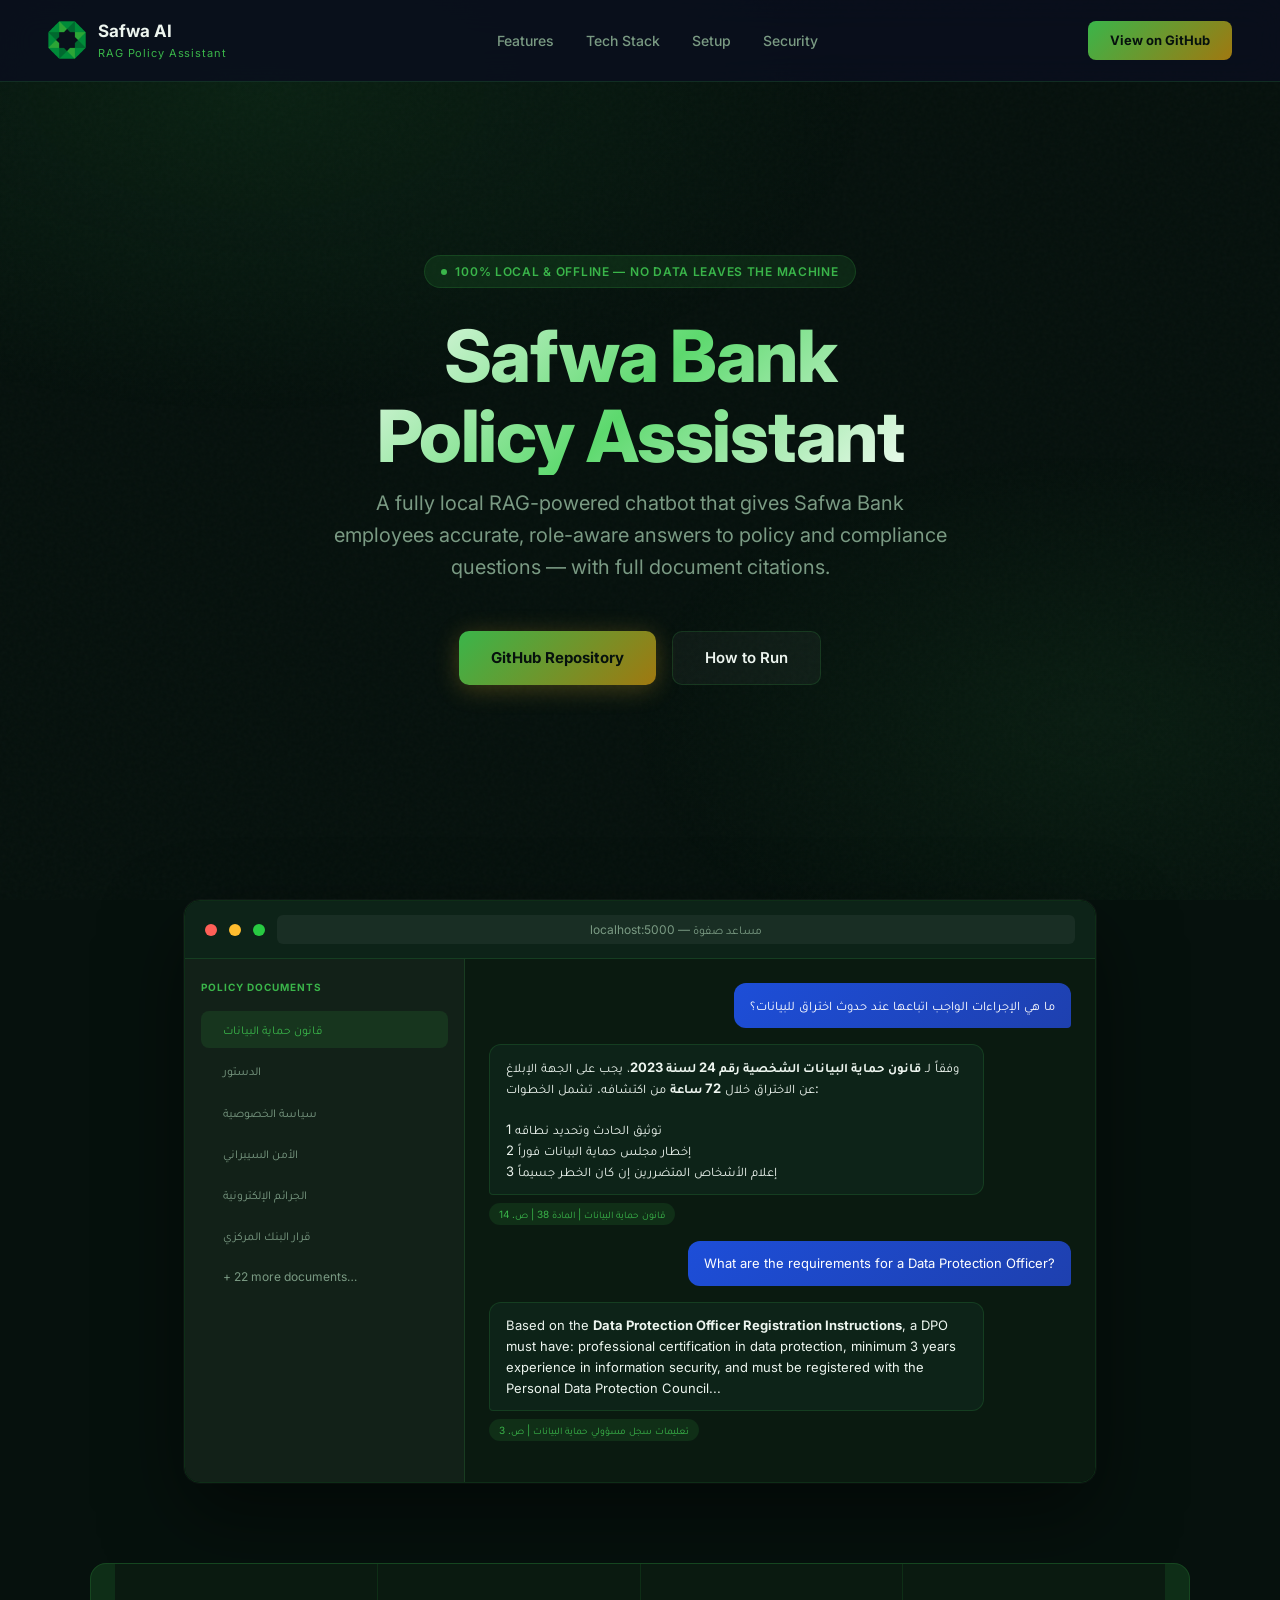
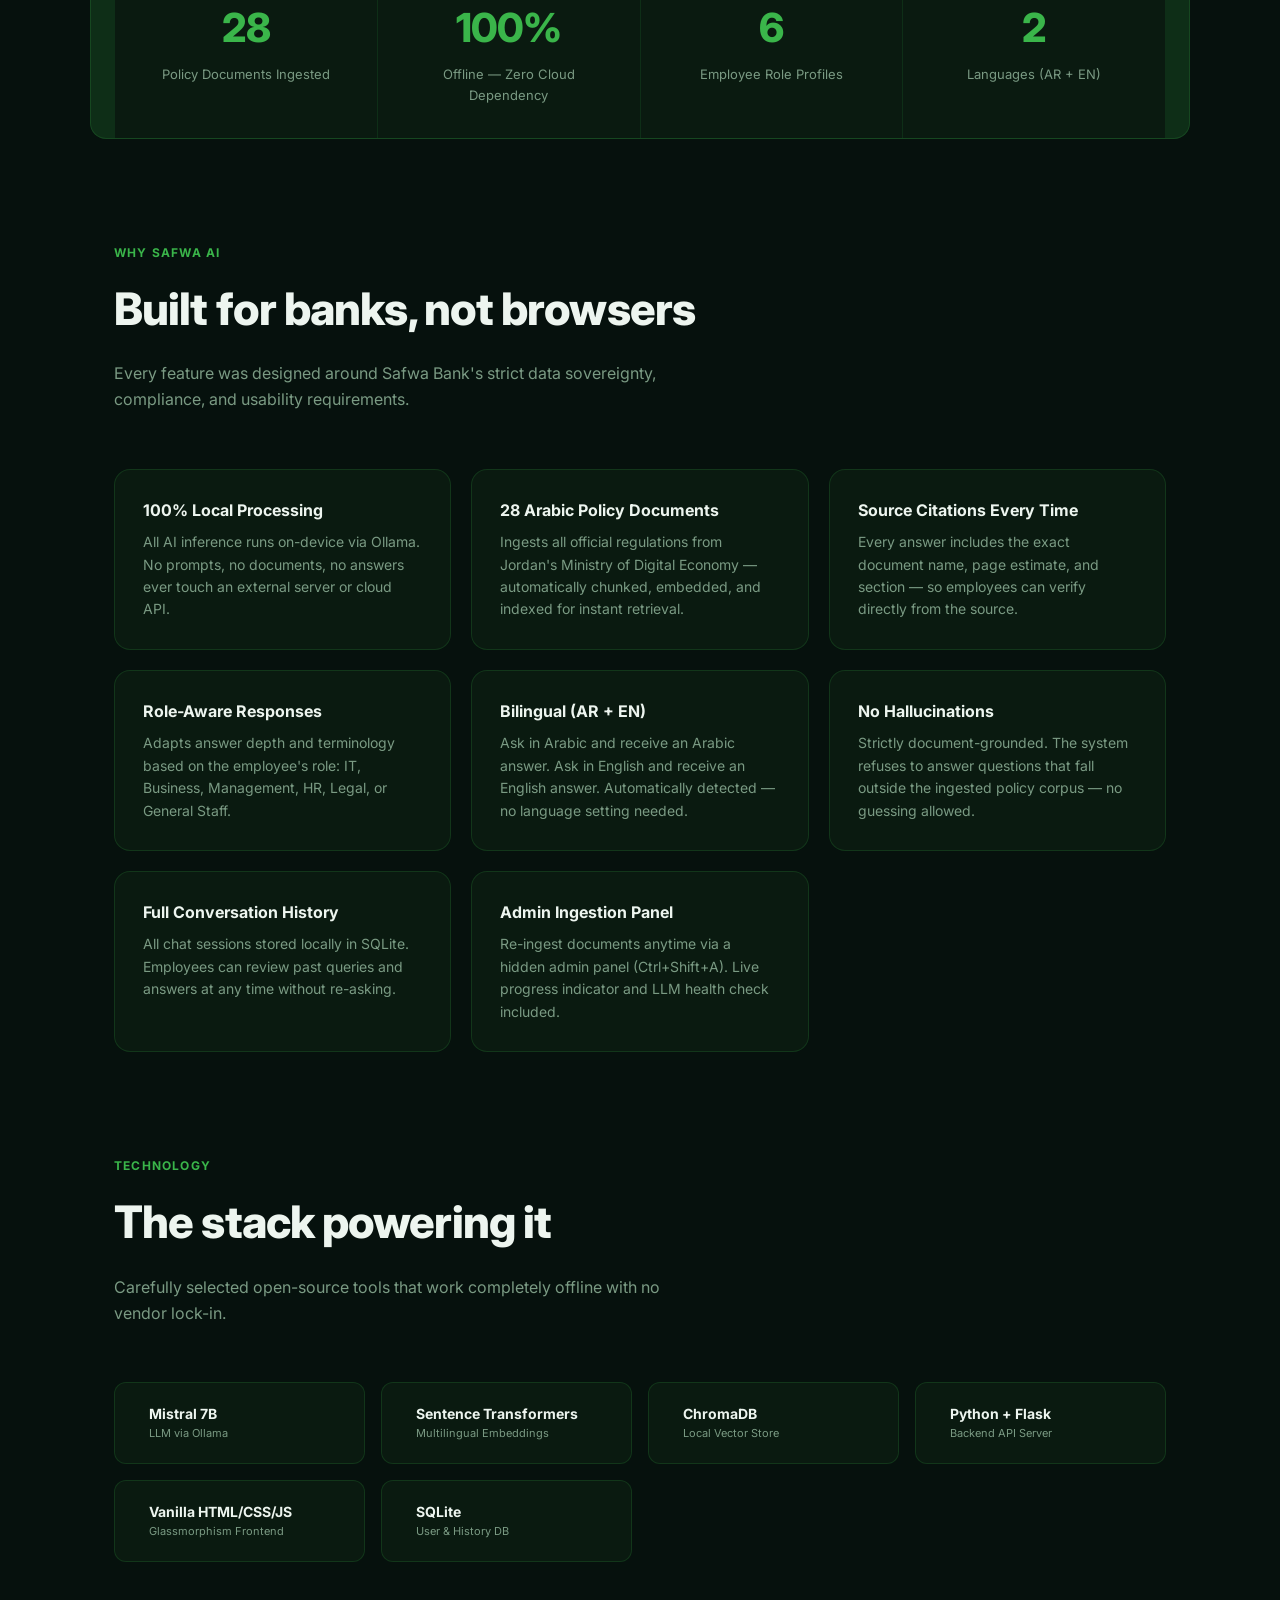
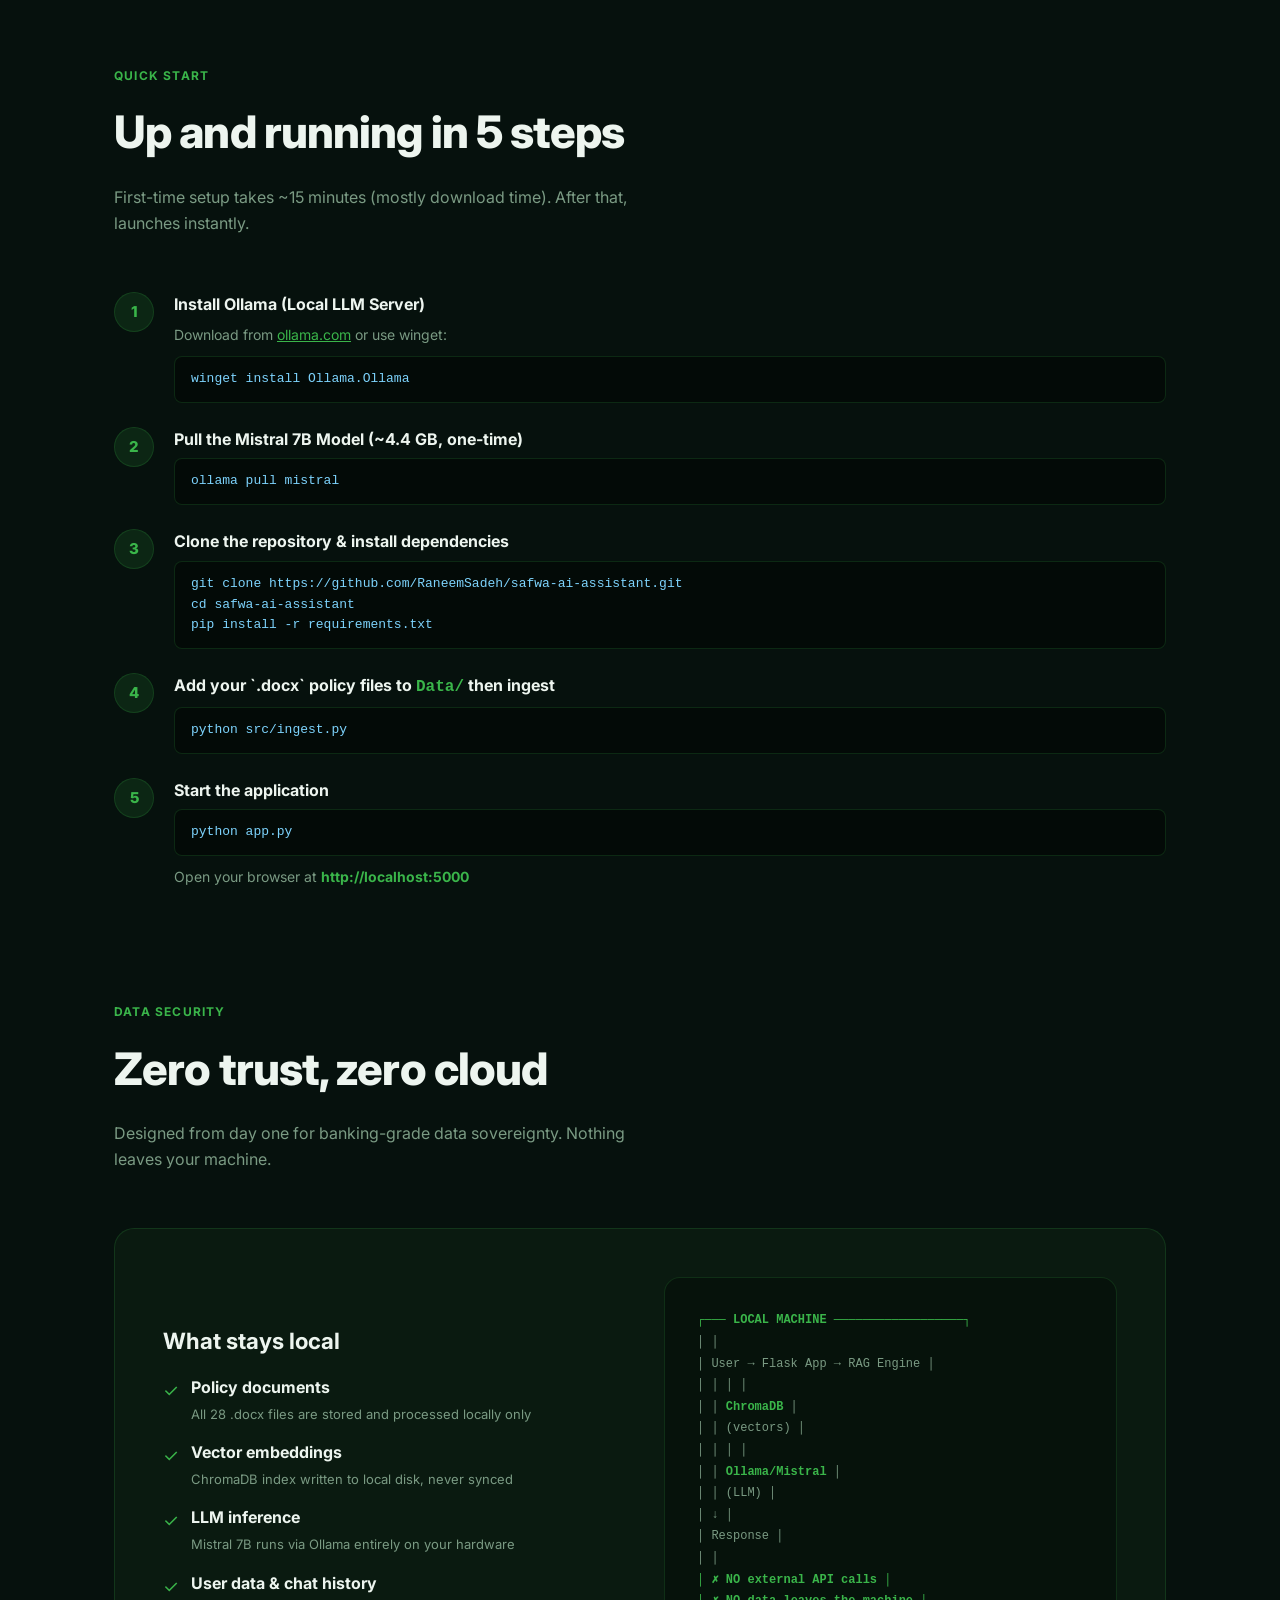
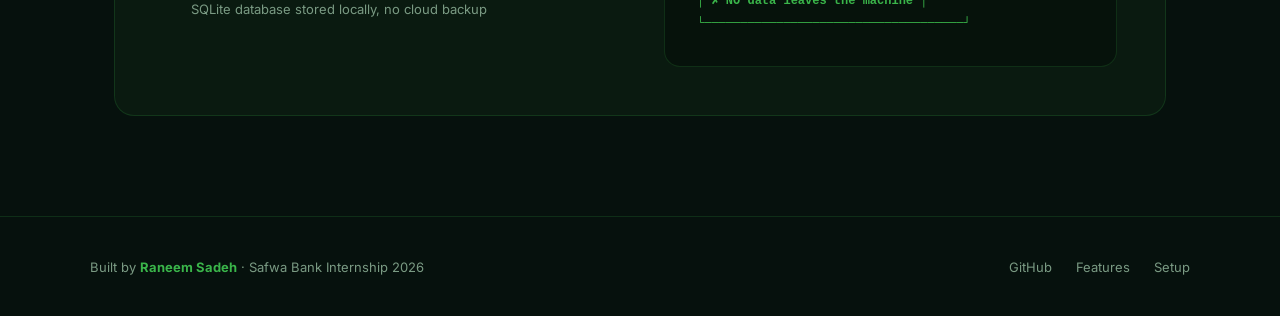
<file: docs/index.html>
<!DOCTYPE html>
<html lang="en" dir="ltr">

<head>
  <meta charset="UTF-8" />
  <meta name="viewport" content="width=device-width, initial-scale=1.0" />
  <title>Safwa AI Assistant — RAG Policy Chatbot</title>
  <meta name="description"
    content="A fully local, offline RAG-powered chatbot for Safwa Bank employees providing accurate, role-aware answers to policy questions with full source citations." />
  <link rel="preconnect" href="https://fonts.googleapis.com" />
  <link
    href="https://fonts.googleapis.com/css2?family=Inter:wght@300;400;500;600;700;800&family=Tajawal:wght@300;400;500;700;800&display=swap"
    rel="stylesheet" />
  <style>
    *,
    *::before,
    *::after {
      box-sizing: border-box;
      margin: 0;
      padding: 0;
    }

    :root {
      --navy: #06110d;
      --navy-2: #091a11;
      --navy-3: #0d2318;
      --navy-card: #0a1a10;
      --gold: #3ab54a;
      --gold-light: #5dd96e;
      --gold-dim: rgba(58, 181, 74, 0.13);
      --blue: #27943f;
      --blue-glow: rgba(39, 148, 63, 0.22);
      --text: #edf5ef;
      --muted: #7a9a83;
      --border: rgba(58, 181, 74, 0.18);
      --glass: rgba(255, 255, 255, 0.04);
    }

    html {
      scroll-behavior: smooth;
    }

    body {
      font-family: 'Inter', 'Tajawal', sans-serif;
      background: var(--navy);
      color: var(--text);
      overflow-x: hidden;
      line-height: 1.6;
    }

    /* ── Animated background ── */
    body::before {
      content: '';
      position: fixed;
      inset: 0;
      z-index: 0;
      background:
        radial-gradient(ellipse 80% 60% at 20% 10%, rgba(39, 148, 63, 0.12) 0%, transparent 60%),
        radial-gradient(ellipse 60% 50% at 85% 80%, rgba(58, 181, 74, 0.07) 0%, transparent 60%);
      pointer-events: none;
    }

    .noise {
      position: fixed;
      inset: 0;
      z-index: 0;
      opacity: 0.025;
      background-image: url("data:image/svg+xml,%3Csvg viewBox='0 0 256 256' xmlns='http://www.w3.org/2000/svg'%3E%3Cfilter id='noise'%3E%3CfeTurbulence type='fractalNoise' baseFrequency='0.9' numOctaves='4' stitchTiles='stitch'/%3E%3C/filter%3E%3Crect width='100%25' height='100%25' filter='url(%23noise)'/%3E%3C/svg%3E");
      pointer-events: none;
    }

    /* ── NAV ── */
    nav {
      position: fixed;
      top: 0;
      width: 100%;
      z-index: 100;
      padding: 18px 48px;
      display: flex;
      align-items: center;
      justify-content: space-between;
      background: rgba(10, 15, 30, 0.85);
      backdrop-filter: blur(16px);
      border-bottom: 1px solid var(--border);
    }

    .nav-logo {
      display: flex;
      align-items: center;
      gap: 12px;
    }

    .nav-logo-icon {
      width: 38px;
      height: 38px;
      border-radius: 10px;
      overflow: hidden;
      display: flex;
      align-items: center;
      justify-content: center;
      background: transparent;
    }

    .nav-logo-icon img {
      width: 100%;
      height: 100%;
      object-fit: contain;
    }

    .nav-logo-text {
      font-size: 17px;
      font-weight: 700;
      color: var(--text);
    }

    .nav-logo-sub {
      font-size: 11px;
      color: var(--gold);
      letter-spacing: 0.08em;
    }

    .nav-links {
      display: flex;
      gap: 32px;
      list-style: none;
    }

    .nav-links a {
      color: var(--muted);
      text-decoration: none;
      font-size: 14px;
      font-weight: 500;
      transition: color 0.2s;
    }

    .nav-links a:hover {
      color: var(--gold);
    }

    .nav-cta {
      padding: 9px 22px;
      border-radius: 8px;
      background: linear-gradient(135deg, var(--gold), #a07810);
      color: var(--navy);
      font-weight: 700;
      font-size: 13px;
      text-decoration: none;
      transition: opacity 0.2s, transform 0.2s;
    }

    .nav-cta:hover {
      opacity: 0.9;
      transform: translateY(-1px);
    }

    /* ── HERO ── */
    .hero {
      position: relative;
      z-index: 1;
      min-height: 100vh;
      display: flex;
      align-items: center;
      justify-content: center;
      padding: 120px 24px 80px;
      text-align: center;
    }

    .hero-badge {
      display: inline-flex;
      align-items: center;
      gap: 8px;
      padding: 6px 16px;
      border-radius: 100px;
      background: var(--gold-dim);
      border: 1px solid var(--border);
      font-size: 12px;
      font-weight: 600;
      color: var(--gold);
      letter-spacing: 0.06em;
      text-transform: uppercase;
      margin-bottom: 28px;
      animation: fadeUp 0.6s ease both;
    }

    .hero-badge span {
      width: 6px;
      height: 6px;
      border-radius: 50%;
      background: var(--gold);
      animation: pulse 2s infinite;
    }

    .hero h1 {
      font-size: clamp(2.4rem, 6vw, 4.5rem);
      font-weight: 800;
      line-height: 1.1;
      letter-spacing: -0.02em;
      background: linear-gradient(135deg, #fff 0%, var(--gold-light) 50%, #fff 100%);
      -webkit-background-clip: text;
      background-clip: text;
      -webkit-text-fill-color: transparent;
      animation: fadeUp 0.6s 0.1s ease both;
      margin-bottom: 12px;
    }

    .hero-sub {
      font-size: clamp(1rem, 2vw, 1.25rem);
      color: var(--muted);
      max-width: 620px;
      margin: 0 auto 48px;
      animation: fadeUp 0.6s 0.2s ease both;
    }

    .hero-actions {
      display: flex;
      gap: 16px;
      justify-content: center;
      flex-wrap: wrap;
      animation: fadeUp 0.6s 0.3s ease both;
    }

    .btn-primary {
      padding: 14px 32px;
      border-radius: 10px;
      background: linear-gradient(135deg, var(--gold), #a07810);
      color: var(--navy);
      font-weight: 700;
      font-size: 15px;
      text-decoration: none;
      display: flex;
      align-items: center;
      gap: 8px;
      transition: transform 0.2s, box-shadow 0.2s;
      box-shadow: 0 4px 24px rgba(201, 162, 39, 0.3);
    }

    .btn-primary:hover {
      transform: translateY(-2px);
      box-shadow: 0 8px 32px rgba(201, 162, 39, 0.45);
    }

    .btn-secondary {
      padding: 14px 32px;
      border-radius: 10px;
      background: var(--glass);
      border: 1px solid var(--border);
      color: var(--text);
      font-weight: 600;
      font-size: 15px;
      text-decoration: none;
      display: flex;
      align-items: center;
      gap: 8px;
      backdrop-filter: blur(8px);
      transition: background 0.2s, transform 0.2s;
    }

    .btn-secondary:hover {
      background: rgba(255, 255, 255, 0.07);
      transform: translateY(-2px);
    }

    /* ── DEMO WINDOW ── */
    .demo-wrapper {
      position: relative;
      z-index: 1;
      padding: 0 24px 80px;
      max-width: 960px;
      margin: 0 auto;
      animation: fadeUp 0.6s 0.4s ease both;
    }

    .demo-window {
      border-radius: 16px;
      overflow: hidden;
      border: 1px solid var(--border);
      box-shadow: 0 32px 80px rgba(0, 0, 0, 0.5), 0 0 0 1px rgba(255, 255, 255, 0.04);
    }

    .demo-titlebar {
      background: var(--navy-3);
      padding: 14px 20px;
      display: flex;
      align-items: center;
      gap: 12px;
      border-bottom: 1px solid var(--border);
    }

    .dot {
      width: 12px;
      height: 12px;
      border-radius: 50%;
    }

    .dot-r {
      background: #ff5f57;
    }

    .dot-y {
      background: #ffbd2e;
    }

    .dot-g {
      background: #28ca42;
    }

    .demo-url {
      flex: 1;
      text-align: center;
      background: rgba(255, 255, 255, 0.05);
      border-radius: 6px;
      padding: 5px 14px;
      font-size: 12px;
      color: var(--muted);
    }

    .demo-body {
      display: grid;
      grid-template-columns: 280px 1fr;
      background: var(--navy-card);
      min-height: 420px;
    }

    .demo-sidebar {
      background: rgba(255, 255, 255, 0.03);
      border-right: 1px solid var(--border);
      padding: 20px 16px;
    }

    .demo-sidebar-title {
      font-size: 10px;
      font-weight: 700;
      letter-spacing: 0.1em;
      text-transform: uppercase;
      color: var(--gold);
      margin-bottom: 16px;
    }

    .demo-doc-item {
      display: flex;
      align-items: center;
      gap: 10px;
      padding: 9px 12px;
      border-radius: 8px;
      font-size: 12px;
      color: var(--muted);
      margin-bottom: 4px;
      transition: background 0.2s;
    }

    .demo-doc-item:hover {
      background: rgba(255, 255, 255, 0.04);
    }

    .demo-doc-item.active {
      background: var(--gold-dim);
      color: var(--gold);
    }

    .doc-icon {
      font-size: 14px;
    }

    .demo-chat {
      display: flex;
      flex-direction: column;
      padding: 24px;
    }

    .chat-msg {
      margin-bottom: 16px;
      max-width: 85%;
    }

    .chat-msg.bot {
      align-self: flex-start;
    }

    .chat-msg.user {
      align-self: flex-end;
    }

    .chat-bubble {
      padding: 12px 16px;
      border-radius: 12px;
      font-size: 13px;
      line-height: 1.6;
    }

    .chat-msg.bot .chat-bubble {
      background: var(--navy-3);
      border: 1px solid var(--border);
      border-bottom-left-radius: 4px;
    }

    .chat-msg.user .chat-bubble {
      background: linear-gradient(135deg, #1d4ed8, #1e40af);
      border-bottom-right-radius: 4px;
      color: #fff;
    }

    .chat-source {
      display: inline-flex;
      align-items: center;
      gap: 5px;
      margin-top: 8px;
      font-size: 10px;
      color: var(--gold);
      background: var(--gold-dim);
      padding: 3px 10px;
      border-radius: 100px;
    }

    /* ── STATS BAR ── */
    .stats-bar {
      position: relative;
      z-index: 1;
      max-width: 1100px;
      margin: 0 auto 100px;
      padding: 0 24px;
      display: grid;
      grid-template-columns: repeat(4, 1fr);
      gap: 1px;
      background: var(--border);
      border-radius: 16px;
      overflow: hidden;
      border: 1px solid var(--border);
    }

    .stat-item {
      background: var(--navy-card);
      padding: 32px 24px;
      text-align: center;
    }

    .stat-num {
      font-size: 2.5rem;
      font-weight: 800;
      color: var(--gold);
      letter-spacing: -0.02em;
    }

    .stat-label {
      font-size: 13px;
      color: var(--muted);
      margin-top: 4px;
    }

    /* ── SECTIONS ── */
    section {
      position: relative;
      z-index: 1;
    }

    .section-inner {
      max-width: 1100px;
      margin: 0 auto;
      padding: 0 24px 100px;
    }

    .section-tag {
      display: inline-block;
      font-size: 12px;
      font-weight: 700;
      color: var(--gold);
      letter-spacing: 0.1em;
      text-transform: uppercase;
      margin-bottom: 12px;
    }

    .section-title {
      font-size: clamp(1.8rem, 4vw, 2.8rem);
      font-weight: 800;
      letter-spacing: -0.02em;
      margin-bottom: 16px;
    }

    .section-desc {
      font-size: 16px;
      color: var(--muted);
      max-width: 560px;
      margin-bottom: 56px;
    }

    /* ── FEATURES GRID ── */
    .features-grid {
      display: grid;
      grid-template-columns: repeat(auto-fill, minmax(320px, 1fr));
      gap: 20px;
    }

    .feature-card {
      background: var(--navy-card);
      border: 1px solid var(--border);
      border-radius: 16px;
      padding: 28px;
      transition: border-color 0.3s, transform 0.3s, box-shadow 0.3s;
      position: relative;
      overflow: hidden;
    }

    .feature-card::before {
      content: '';
      position: absolute;
      inset: 0;
      background: radial-gradient(ellipse 60% 40% at 50% 0%, rgba(201, 162, 39, 0.06), transparent);
      opacity: 0;
      transition: opacity 0.3s;
    }

    .feature-card:hover {
      border-color: rgba(201, 162, 39, 0.4);
      transform: translateY(-4px);
      box-shadow: 0 16px 48px rgba(0, 0, 0, 0.3);
    }

    .feature-card:hover::before {
      opacity: 1;
    }

    .feature-icon {
      width: 48px;
      height: 48px;
      border-radius: 12px;
      background: var(--gold-dim);
      border: 1px solid var(--border);
      display: flex;
      align-items: center;
      justify-content: center;
      font-size: 22px;
      margin-bottom: 20px;
    }

    .feature-title {
      font-size: 16px;
      font-weight: 700;
      margin-bottom: 8px;
    }

    .feature-desc {
      font-size: 14px;
      color: var(--muted);
      line-height: 1.6;
    }

    /* ── TECH STACK ── */
    .tech-grid {
      display: grid;
      grid-template-columns: repeat(auto-fill, minmax(200px, 1fr));
      gap: 16px;
    }

    .tech-card {
      background: var(--navy-card);
      border: 1px solid var(--border);
      border-radius: 12px;
      padding: 20px;
      display: flex;
      align-items: center;
      gap: 14px;
      transition: border-color 0.2s, transform 0.2s;
    }

    .tech-card:hover {
      border-color: rgba(201, 162, 39, 0.35);
      transform: translateY(-2px);
    }

    .tech-icon {
      font-size: 28px;
    }

    .tech-name {
      font-size: 14px;
      font-weight: 700;
    }

    .tech-role {
      font-size: 11px;
      color: var(--muted);
    }

    /* ── SETUP STEPS ── */
    .steps-list {
      display: flex;
      flex-direction: column;
      gap: 24px;
    }

    .step {
      display: flex;
      gap: 20px;
      align-items: flex-start;
    }

    .step-num {
      width: 40px;
      height: 40px;
      border-radius: 50%;
      flex-shrink: 0;
      background: var(--gold-dim);
      border: 1px solid var(--border);
      display: flex;
      align-items: center;
      justify-content: center;
      font-weight: 800;
      font-size: 15px;
      color: var(--gold);
    }

    .step-body {
      flex: 1;
    }

    .step-title {
      font-size: 16px;
      font-weight: 700;
      margin-bottom: 6px;
    }

    .step-desc {
      font-size: 14px;
      color: var(--muted);
      margin-bottom: 10px;
    }

    .code-block {
      background: rgba(0, 0, 0, 0.4);
      border: 1px solid var(--border);
      border-radius: 8px;
      padding: 12px 16px;
      font-family: 'Courier New', monospace;
      font-size: 13px;
      color: #7dd3fc;
      overflow-x: auto;
    }

    /* ── SECURITY SECTION ── */
    .security-box {
      background: var(--navy-card);
      border: 1px solid var(--border);
      border-radius: 20px;
      padding: 48px;
      display: grid;
      grid-template-columns: 1fr 1fr;
      gap: 48px;
      align-items: center;
    }

    .security-diagram {
      background: rgba(0, 0, 0, 0.3);
      border: 1px solid var(--border);
      border-radius: 16px;
      padding: 32px;
      font-family: monospace;
      font-size: 12px;
      color: var(--muted);
      line-height: 1.8;
    }

    .diagram-highlight {
      color: var(--gold);
      font-weight: 700;
    }

    /* ── FOOTER ── */
    footer {
      position: relative;
      z-index: 1;
      border-top: 1px solid var(--border);
      padding: 40px 24px;
    }

    .footer-inner {
      max-width: 1100px;
      margin: 0 auto;
      display: flex;
      align-items: center;
      justify-content: space-between;
      flex-wrap: wrap;
      gap: 16px;
    }

    .footer-copy {
      font-size: 13px;
      color: var(--muted);
    }

    .footer-links {
      display: flex;
      gap: 24px;
    }

    .footer-links a {
      font-size: 13px;
      color: var(--muted);
      text-decoration: none;
      transition: color 0.2s;
    }

    .footer-links a:hover {
      color: var(--gold);
    }

    /* ── ANIMATIONS ── */
    @keyframes fadeUp {
      from {
        opacity: 0;
        transform: translateY(20px);
      }

      to {
        opacity: 1;
        transform: translateY(0);
      }
    }

    @keyframes pulse {

      0%,
      100% {
        opacity: 1;
      }

      50% {
        opacity: 0.4;
      }
    }

    /* ── RESPONSIVE ── */
    @media (max-width: 768px) {
      nav {
        padding: 14px 20px;
      }

      .nav-links {
        display: none;
      }

      .stats-bar {
        grid-template-columns: repeat(2, 1fr);
      }

      .demo-body {
        grid-template-columns: 1fr;
      }

      .demo-sidebar {
        display: none;
      }

      .security-box {
        grid-template-columns: 1fr;
      }
    }
  </style>
</head>

<body>

  <div class="noise"></div>

  <!-- NAV -->
  <nav>
    <div class="nav-logo">
      <div class="nav-logo-icon"><img src="logo.png" alt="Safwa Bank Logo" /></div>
      <div>
        <div class="nav-logo-text">Safwa AI</div>
        <div class="nav-logo-sub">RAG Policy Assistant</div>
      </div>
    </div>
    <ul class="nav-links">
      <li><a href="#features">Features</a></li>
      <li><a href="#tech">Tech Stack</a></li>
      <li><a href="#setup">Setup</a></li>
      <li><a href="#security">Security</a></li>
    </ul>
    <a href="https://github.com/RaneemSadeh/safwa-ai-assistant" target="_blank" class="nav-cta">
      View on GitHub
    </a>
  </nav>

  <!-- HERO -->
  <div class="hero">
    <div>
      <div class="hero-badge"><span></span> 100% Local & Offline — No Data Leaves the Machine</div>
      <h1>Safwa Bank<br />Policy Assistant</h1>
      <p class="hero-sub">
        A fully local RAG-powered chatbot that gives Safwa Bank employees accurate, role-aware answers to policy and
        compliance questions — with full document citations.
      </p>
      <div class="hero-actions">
        <a href="https://github.com/RaneemSadeh/safwa-ai-assistant" target="_blank" class="btn-primary">
          GitHub Repository
        </a>
        <a href="#setup" class="btn-secondary">
          How to Run
        </a>
      </div>
    </div>
  </div>

  <!-- DEMO WINDOW -->
  <div class="demo-wrapper">
    <div class="demo-window">
      <div class="demo-titlebar">
        <div class="dot dot-r"></div>
        <div class="dot dot-y"></div>
        <div class="dot dot-g"></div>
        <div class="demo-url">localhost:5000 — مساعد صفوة</div>
      </div>
      <div class="demo-body">
        <div class="demo-sidebar">
          <div class="demo-sidebar-title"> Policy Documents</div>
          <div class="demo-doc-item active"><span class="doc-icon"></span> قانون حماية البيانات</div>
          <div class="demo-doc-item"><span class="doc-icon"></span> الدستور</div>
          <div class="demo-doc-item"><span class="doc-icon"></span> سياسة الخصوصية</div>
          <div class="demo-doc-item"><span class="doc-icon"></span> الأمن السيبراني</div>
          <div class="demo-doc-item"><span class="doc-icon"></span> الجرائم الإلكترونية</div>
          <div class="demo-doc-item"><span class="doc-icon"></span> قرار البنك المركزي</div>
          <div class="demo-doc-item"><span class="doc-icon"></span> + 22 more documents…</div>
        </div>
        <div class="demo-chat">
          <div class="chat-msg user">
            <div class="chat-bubble">
              ما هي الإجراءات الواجب اتباعها عند حدوث اختراق للبيانات؟
            </div>
          </div>
          <div class="chat-msg bot">
            <div class="chat-bubble">
              وفقاً لـ <strong>قانون حماية البيانات الشخصية رقم 24 لسنة 2023</strong>، يجب على الجهة الإبلاغ عن الاختراق
              خلال <strong>72 ساعة</strong> من اكتشافه. تشمل الخطوات:
              <br /><br />
              1️ توثيق الحادث وتحديد نطاقه<br />
              2️ إخطار مجلس حماية البيانات فوراً<br />
              3️ إعلام الأشخاص المتضررين إن كان الخطر جسيماً
            </div>
            <div>
              <span class="chat-source"> قانون حماية البيانات | المادة 38 | ص. 14</span>
            </div>
          </div>
          <div class="chat-msg user">
            <div class="chat-bubble">What are the requirements for a Data Protection Officer?</div>
          </div>
          <div class="chat-msg bot">
            <div class="chat-bubble">
              Based on the <strong>Data Protection Officer Registration Instructions</strong>, a DPO must have:
              professional certification in data protection, minimum 3 years experience in information security, and
              must be registered with the Personal Data Protection Council...
            </div>
            <div>
              <span class="chat-source"> تعليمات سجل مسؤولي حماية البيانات | ص. 3</span>
            </div>
          </div>
        </div>
      </div>
    </div>
  </div>

  <!-- STATS -->
  <div class="stats-bar">
    <div class="stat-item">
      <div class="stat-num">28</div>
      <div class="stat-label">Policy Documents Ingested</div>
    </div>
    <div class="stat-item">
      <div class="stat-num">100%</div>
      <div class="stat-label">Offline — Zero Cloud Dependency</div>
    </div>
    <div class="stat-item">
      <div class="stat-num">6</div>
      <div class="stat-label">Employee Role Profiles</div>
    </div>
    <div class="stat-item">
      <div class="stat-num">2</div>
      <div class="stat-label">Languages (AR + EN)</div>
    </div>
  </div>

  <!-- FEATURES -->
  <section id="features">
    <div class="section-inner">
      <span class="section-tag">Why Safwa AI</span>
      <h2 class="section-title">Built for banks, not browsers</h2>
      <p class="section-desc">Every feature was designed around Safwa Bank's strict data sovereignty, compliance, and
        usability requirements.</p>

      <div class="features-grid">
        <div class="feature-card">
          <div class="feature-title">100% Local Processing</div>
          <div class="feature-desc">All AI inference runs on-device via Ollama. No prompts, no documents, no answers
            ever touch an external server or cloud API.</div>
        </div>
        <div class="feature-card">
          <div class="feature-title">28 Arabic Policy Documents</div>
          <div class="feature-desc">Ingests all official regulations from Jordan's Ministry of Digital Economy —
            automatically chunked, embedded, and indexed for instant retrieval.</div>
        </div>
        <div class="feature-card">
          <div class="feature-title">Source Citations Every Time</div>
          <div class="feature-desc">Every answer includes the exact document name, page estimate, and section — so
            employees can verify directly from the source.</div>
        </div>
        <div class="feature-card">
          <div class="feature-title">Role-Aware Responses</div>
          <div class="feature-desc">Adapts answer depth and terminology based on the employee's role: IT, Business,
            Management, HR, Legal, or General Staff.</div>
        </div>
        <div class="feature-card">
          <div class="feature-title">Bilingual (AR + EN)</div>
          <div class="feature-desc">Ask in Arabic and receive an Arabic answer. Ask in English and receive an English
            answer. Automatically detected — no language setting needed.</div>
        </div>
        <div class="feature-card">
          <div class="feature-title">No Hallucinations</div>
          <div class="feature-desc">Strictly document-grounded. The system refuses to answer questions that fall outside
            the ingested policy corpus — no guessing allowed.</div>
        </div>
        <div class="feature-card">
          <div class="feature-title">Full Conversation History</div>
          <div class="feature-desc">All chat sessions stored locally in SQLite. Employees can review past queries and
            answers at any time without re-asking.</div>
        </div>
        <div class="feature-card">
          <div class="feature-title">Admin Ingestion Panel</div>
          <div class="feature-desc">Re-ingest documents anytime via a hidden admin panel (Ctrl+Shift+A). Live progress
            indicator and LLM health check included.</div>
        </div>
      </div>
    </div>
  </section>

  <!-- TECH STACK -->
  <section id="tech">
    <div class="section-inner">
      <span class="section-tag">Technology</span>
      <h2 class="section-title">The stack powering it</h2>
      <p class="section-desc">Carefully selected open-source tools that work completely offline with no vendor lock-in.
      </p>

      <div class="tech-grid">
        <div class="tech-card">
          <div class="tech-icon"></div>
          <div>
            <div class="tech-name">Mistral 7B</div>
            <div class="tech-role">LLM via Ollama</div>
          </div>
        </div>
        <div class="tech-card">
          <div class="tech-icon"></div>
          <div>
            <div class="tech-name">Sentence Transformers</div>
            <div class="tech-role">Multilingual Embeddings</div>
          </div>
        </div>
        <div class="tech-card">
          <div class="tech-icon"></div>
          <div>
            <div class="tech-name">ChromaDB</div>
            <div class="tech-role">Local Vector Store</div>
          </div>
        </div>
        <div class="tech-card">
          <div class="tech-icon"></div>
          <div>
            <div class="tech-name">Python + Flask</div>
            <div class="tech-role">Backend API Server</div>
          </div>
        </div>
        <div class="tech-card">
          <div class="tech-icon"></div>
          <div>
            <div class="tech-name">Vanilla HTML/CSS/JS</div>
            <div class="tech-role">Glassmorphism Frontend</div>
          </div>
        </div>
        <div class="tech-card">
          <div class="tech-icon"></div>
          <div>
            <div class="tech-name">SQLite</div>
            <div class="tech-role">User & History DB</div>
          </div>
        </div>
      </div>
    </div>
  </section>

  <!-- SETUP -->
  <section id="setup">
    <div class="section-inner">
      <span class="section-tag">Quick Start</span>
      <h2 class="section-title">Up and running in 5 steps</h2>
      <p class="section-desc">First-time setup takes ~15 minutes (mostly download time). After that, launches instantly.
      </p>

      <div class="steps-list">
        <div class="step">
          <div class="step-num">1</div>
          <div class="step-body">
            <div class="step-title">Install Ollama (Local LLM Server)</div>
            <div class="step-desc">Download from <a href="https://ollama.com" style="color:var(--gold)">ollama.com</a>
              or use winget:</div>
            <div class="code-block">winget install Ollama.Ollama</div>
          </div>
        </div>
        <div class="step">
          <div class="step-num">2</div>
          <div class="step-body">
            <div class="step-title">Pull the Mistral 7B Model (~4.4 GB, one-time)</div>
            <div class="code-block">ollama pull mistral</div>
          </div>
        </div>
        <div class="step">
          <div class="step-num">3</div>
          <div class="step-body">
            <div class="step-title">Clone the repository & install dependencies</div>
            <div class="code-block">git clone https://github.com/RaneemSadeh/safwa-ai-assistant.git<br />cd
              safwa-ai-assistant<br />pip install -r requirements.txt</div>
          </div>
        </div>
        <div class="step">
          <div class="step-num">4</div>
          <div class="step-body">
            <div class="step-title">Add your `.docx` policy files to <code style="color:var(--gold)">Data/</code> then
              ingest</div>
            <div class="code-block">python src/ingest.py</div>
          </div>
        </div>
        <div class="step">
          <div class="step-num">5</div>
          <div class="step-body">
            <div class="step-title">Start the application</div>
            <div class="code-block">python app.py</div>
            <div class="step-desc" style="margin-top:10px">Open your browser at <strong
                style="color:var(--gold)">http://localhost:5000</strong></div>
          </div>
        </div>
      </div>
    </div>
  </section>

  <!-- SECURITY -->
  <section id="security">
    <div class="section-inner">
      <span class="section-tag">Data Security</span>
      <h2 class="section-title">Zero trust, zero cloud</h2>
      <p class="section-desc">Designed from day one for banking-grade data sovereignty. Nothing leaves your machine.</p>

      <div class="security-box">
        <div>
          <h3 style="font-size:1.4rem;font-weight:700;margin-bottom:16px;">What stays local</h3>
          <div style="display:flex;flex-direction:column;gap:14px;">
            <div style="display:flex;gap:12px;align-items:flex-start">
              <span style="color:var(--gold);font-size:18px;margin-top:2px">✓</span>
              <div><strong>Policy documents</strong><br /><span style="font-size:13px;color:var(--muted)">All 28 .docx
                  files are stored and processed locally only</span></div>
            </div>
            <div style="display:flex;gap:12px;align-items:flex-start">
              <span style="color:var(--gold);font-size:18px;margin-top:2px">✓</span>
              <div><strong>Vector embeddings</strong><br /><span style="font-size:13px;color:var(--muted)">ChromaDB
                  index written to local disk, never synced</span></div>
            </div>
            <div style="display:flex;gap:12px;align-items:flex-start">
              <span style="color:var(--gold);font-size:18px;margin-top:2px">✓</span>
              <div><strong>LLM inference</strong><br /><span style="font-size:13px;color:var(--muted)">Mistral 7B runs
                  via Ollama entirely on your hardware</span></div>
            </div>
            <div style="display:flex;gap:12px;align-items:flex-start">
              <span style="color:var(--gold);font-size:18px;margin-top:2px">✓</span>
              <div><strong>User data & chat history</strong><br /><span style="font-size:13px;color:var(--muted)">SQLite
                  database stored locally, no cloud backup</span></div>
            </div>
          </div>
        </div>
        <div class="security-diagram">
          <div class="diagram-highlight">┌─── LOCAL MACHINE ──────────────────┐</div>
          │ │<br />
          │ User → Flask App → RAG Engine │<br />
          │ │ │ │<br />
          │ │ <span class="diagram-highlight">ChromaDB</span> │<br />
          │ │ (vectors) │<br />
          │ │ │ │<br />
          │ │ <span class="diagram-highlight">Ollama/Mistral</span> │<br />
          │ │ (LLM) │<br />
          │ ↓ │<br />
          │ Response │<br />
          │ │<br />
          <div class="diagram-highlight">│ ✗ NO external API calls │</div>
          <div class="diagram-highlight">│ ✗ NO data leaves the machine │</div>
          <div class="diagram-highlight">└────────────────────────────────────┘</div>
        </div>
      </div>
    </div>
  </section>

  <!-- FOOTER -->
  <footer>
    <div class="footer-inner">
      <div class="footer-copy">
        Built by <strong style="color:var(--gold)">Raneem Sadeh</strong> · Safwa Bank Internship 2026
      </div>
      <div class="footer-links">
        <a href="https://github.com/RaneemSadeh/safwa-ai-assistant" target="_blank">GitHub</a>
        <a href="#features">Features</a>
        <a href="#setup">Setup</a>
      </div>
    </div>
  </footer>

</body>

</html>
</file>
